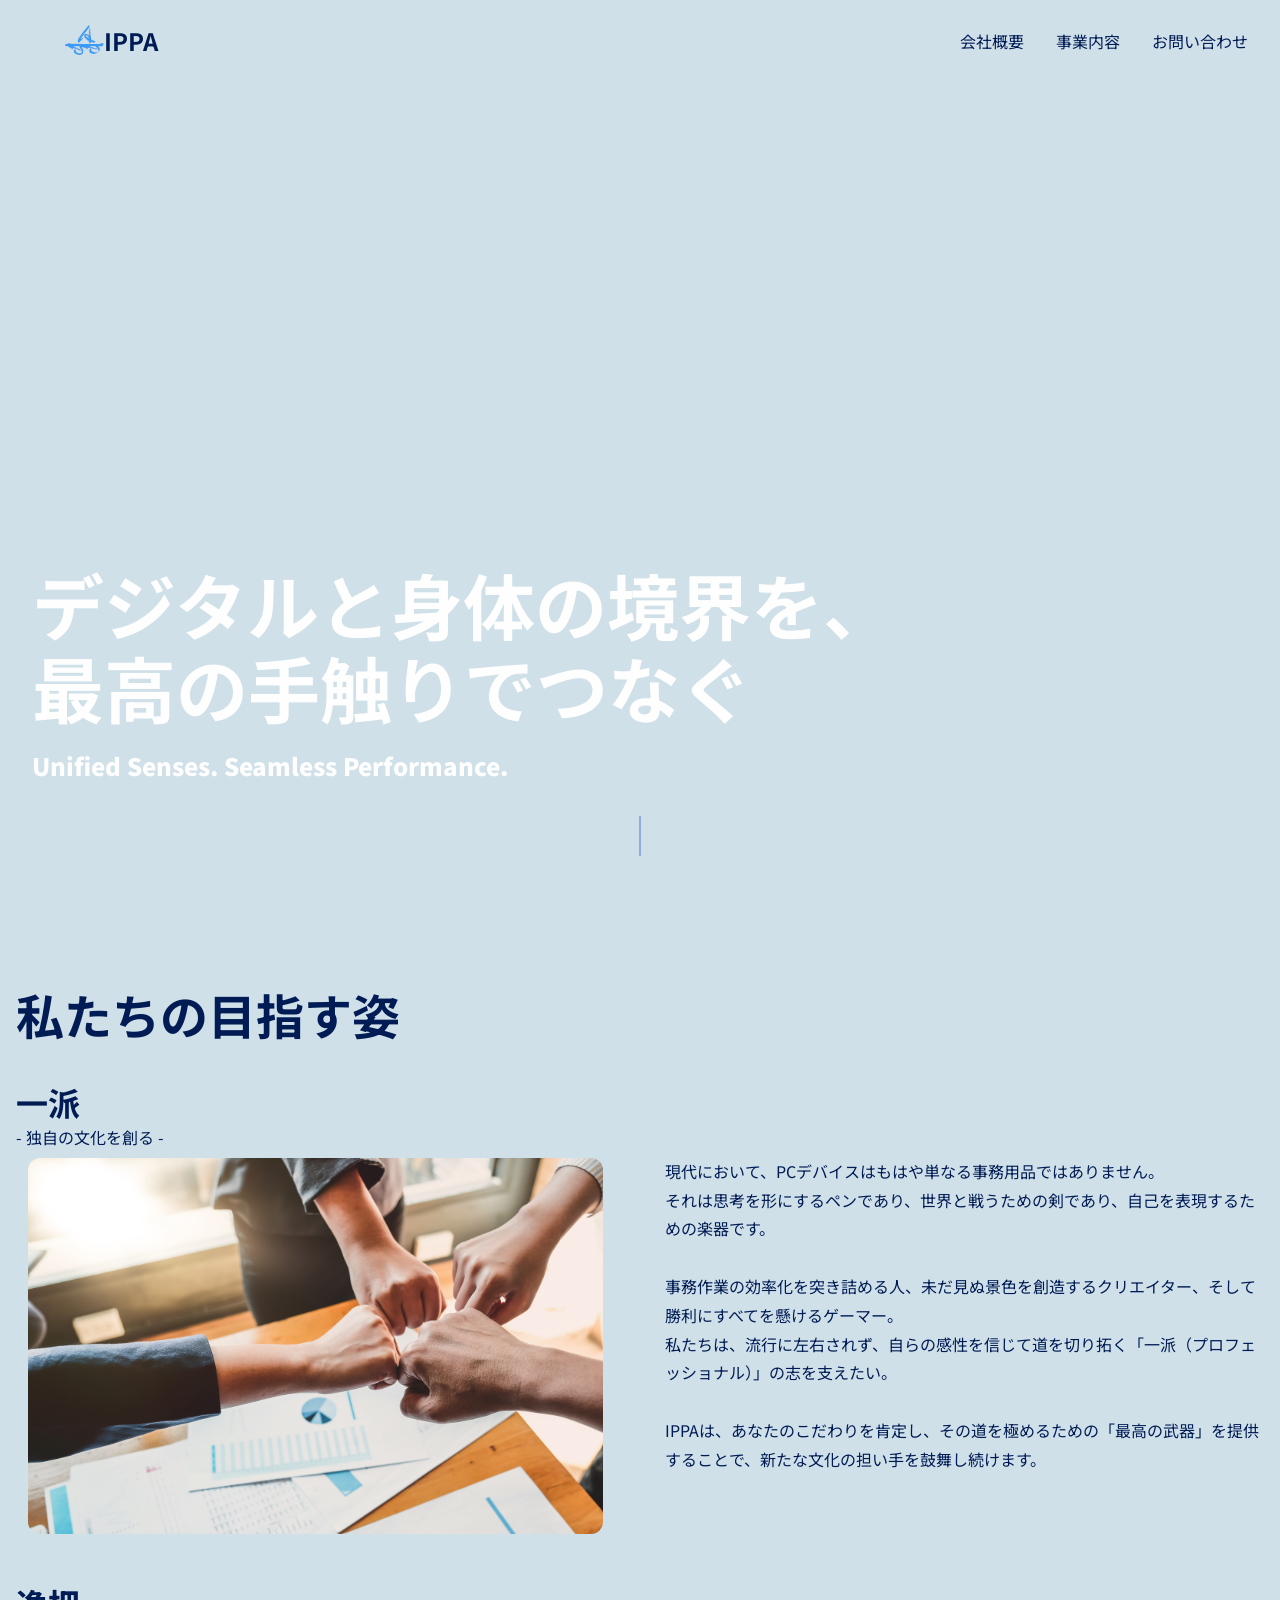
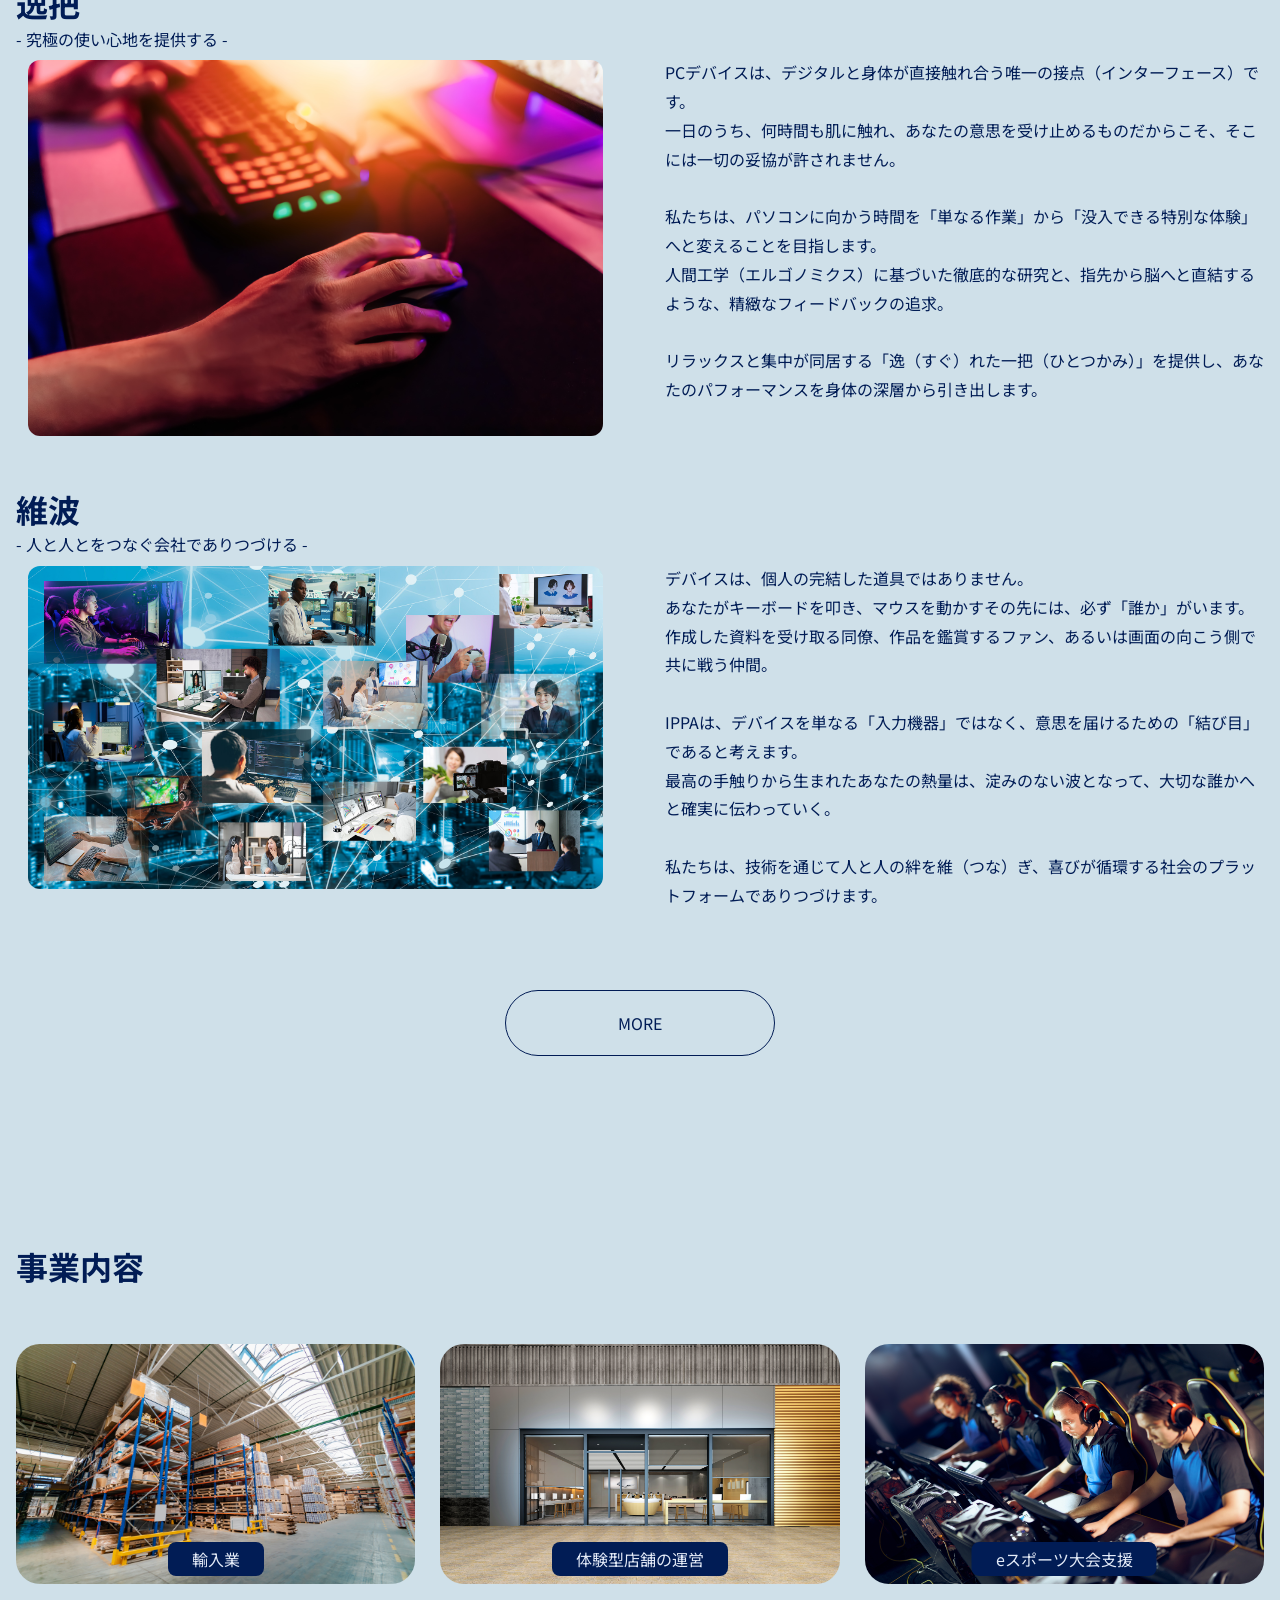
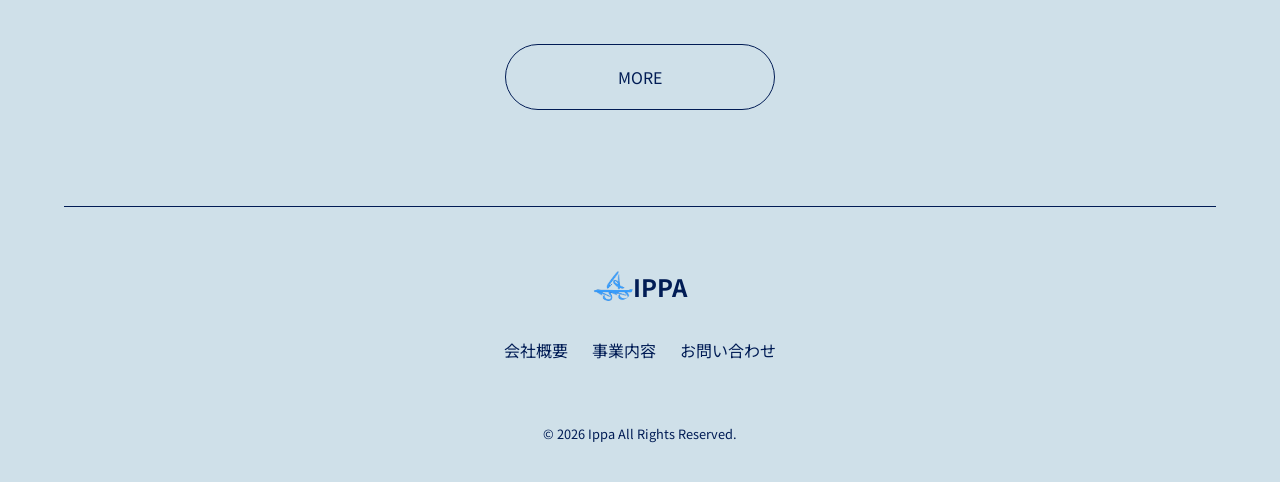
<file: index.html>
<!DOCTYPE html>
<html lang="ja">

<head>
  <meta charset="UTF-8">
  <meta name="viewport" content="width=device-width, initial-scale=1.0">

  <!-- ファビコン -->
  <link rel="icon" href="./img/favicon.ico" sizes="48x48"><!-- 48×48 -->
  <link rel="icon" href="./img/favicon.svg" type="img/svg+xml">
  <link rel="apple-touch-icon" href="./img/apple-touch-icon.png" sizes="180x180"><!-- 180×180 -->
  <link rel="manifest" href="/manifest.webmanifest">

  <!-- リセットCSS -->
  <link rel="stylesheet" href="./css/reset.css">
  <!-- css読み込み -->
  <link rel="stylesheet" href="./css/style.css">
  <link rel="stylesheet" href="./css/responsive.css">

  <!-- google font -->
  <link rel="preconnect" href="https://fonts.googleapis.com">
  <link rel="preconnect" href="https://fonts.gstatic.com" crossorigin>
  <link href="https://fonts.googleapis.com/css2?family=Noto+Sans+JP:wght@100..900&display=swap" rel="stylesheet">


  <title>IPPA</title>

</head>

<body>

  <!-- ローディング画面 -->
  <div id="loading">
    <div class="spinner"></div>
  </div>

  <header>
    <div class="row">
      <div class="col">
        <a href="./index.html" class="logo uppercase">
          <img src="./img/logo.png" alt="ippa">ippa
        </a>
      </div>
    </div>
  </header>

  <div id="menu">
    <nav>
      <div class="inner">
        <ul>
          <li>
            <a href="./company.html">会社概要</a>
          </li>
          <li>
            <a href="./sarvice.html">事業内容</a>
          </li>
          <li>
            <a href="./contact.html">お問い合わせ</a>
          </li>
        </ul>
      </div>
    </nav>

    <div class="toggleBtn">
      <span></span>
      <span></span>
      <span></span>
    </div>

    <div id="mask"></div>
  </div>


  <main>
    <section class="mv">

      <div class="title">
        <h1>デジタルと身体の境界を、<br>
          最高の手触りでつなぐ</h1>
        <p class="capitalize">unified senses. seamless performance.</p>
      </div>
      <div class="videoContainer">
        <video class="mvVideo" muted autoplay loop playsinline>
          <source src="./img/mv.mp4" type="video/mp4" disablepictureinpicture>
        </video>
      </div>

      <!-- ここにスクロールガイド -->
      <div class="scroll">
        <span></span>
      </div>
    </section>


    <section class="section1">
      <div class="container">
        <h2>私たちの目指す姿</h2>
        <div class="row">
          <div class="col">
            <h3>一派</h3>
            <p clas="subTitle">- 独自の文化を創る -</p>
            <img src="./img/afaction.jpeg" alt="一派">
          </div>
          <div class="col">
            <p class="text uppercase">
              現代において、PCデバイスはもはや単なる事務用品ではありません。<br>
              それは思考を形にするペンであり、世界と戦うための剣であり、自己を表現するための楽器です。<br>
              <br>
              事務作業の効率化を突き詰める人、未だ見ぬ景色を創造するクリエイター、そして勝利にすべてを懸けるゲーマー。<br>
              私たちは、流行に左右されず、自らの感性を信じて道を切り拓く「一派（プロフェッショナル）」の志を支えたい。<br>
              <br>
              ippaは、あなたのこだわりを肯定し、その道を極めるための「最高の武器」を提供することで、新たな文化の担い手を鼓舞し続けます。
            </p>
          </div>
        </div>

        <div class="row">
          <div class="col">
            <h3>逸把</h3>
            <p clas="subTtitle">- 究極の使い心地を提供する -</p>
            <img src="./img/feeling.jpeg" alt="逸把">
          </div>
          <div class="col">
            <p class="text">
              PCデバイスは、デジタルと身体が直接触れ合う唯一の接点（インターフェース）です。<br>
              一日のうち、何時間も肌に触れ、あなたの意思を受け止めるものだからこそ、そこには一切の妥協が許されません。<br>
              <br>
              私たちは、パソコンに向かう時間を「単なる作業」から「没入できる特別な体験」へと変えることを目指します。<br>
              人間工学（エルゴノミクス）に基づいた徹底的な研究と、指先から脳へと直結するような、精緻なフィードバックの追求。<br>
              <br>
              リラックスと集中が同居する「逸（すぐ）れた一把（ひとつかみ）」を提供し、あなたのパフォーマンスを身体の深層から引き出します。
            </p>
          </div>
        </div>

        <div class="row">
          <div class="col">
            <h3>維波</h3>
            <p clas="subTitle">- 人と人とをつなぐ会社でありつづける -</p>
            <img src="./img/relationship.jpg" alt="維波">
          </div>
          <div class="col">
            <p class="text">
              デバイスは、個人の完結した道具ではありません。<br>
              あなたがキーボードを叩き、マウスを動かすその先には、必ず「誰か」がいます。<br>
              作成した資料を受け取る同僚、作品を鑑賞するファン、あるいは画面の向こう側で共に戦う仲間。<br>
              <br>
              IPPAは、デバイスを単なる「入力機器」ではなく、意思を届けるための「結び目」であると考えます。<br>
              最高の手触りから生まれたあなたの熱量は、淀みのない波となって、大切な誰かへと確実に伝わっていく。<br>
              <br>
              私たちは、技術を通じて人と人の絆を維（つな）ぎ、喜びが循環する社会のプラットフォームでありつづけます。
            </p>
          </div>
        </div>

        <div class="center">
          <a href="./company.html" class="btn uppercase">more</a>
        </div>
      </div>
    </section>


    <section class="section2">
      <div class="container">
        <h2>事業内容</h2>
        <div class="row">
          <div class="col">
            <img src="./img/import.jpeg" width="100%" height="240px" alt="輸入業">
            <h3>輸入業</h3>
          </div>
          <div class="col">
            <img src="./img/store.jpeg" width="100%" height="240px" alt="体験型店舗の運営">
            <h3>体験型店舗の運営</h3>
          </div>
          <div class="col">
            <img src="./img/e-sports.jpeg" height="240px" width="100%" alt="e-sports">
            <h3>eスポーツ大会支援</h3>
          </div>
        </div>
        <div class="center">
          <a href="./company.html" class="btn uppercase">more</a>
        </div>
      </div>
    </section>
  </main>

  <footer>
    <div class="container">
      <a href="./index.html" class="logo uppercase">
        <img src="./img/logo.png" alt="ippa">ippa
      </a>
      <ul>
        <li>
          <a href="./company.html">会社概要</a>
        </li>
        <li>
          <a href="./sarvice.html">事業内容</a>
        </li>
        <li>
          <a href="./contact.html">お問い合わせ</a>
        </li>
      </ul>
      <small class="capitalize"> &copy; 2026 ippa all rights reserved.</small>
    </div>
  </footer>

  <script src="./js/script.js"></script>
</body>

</html>
</file>
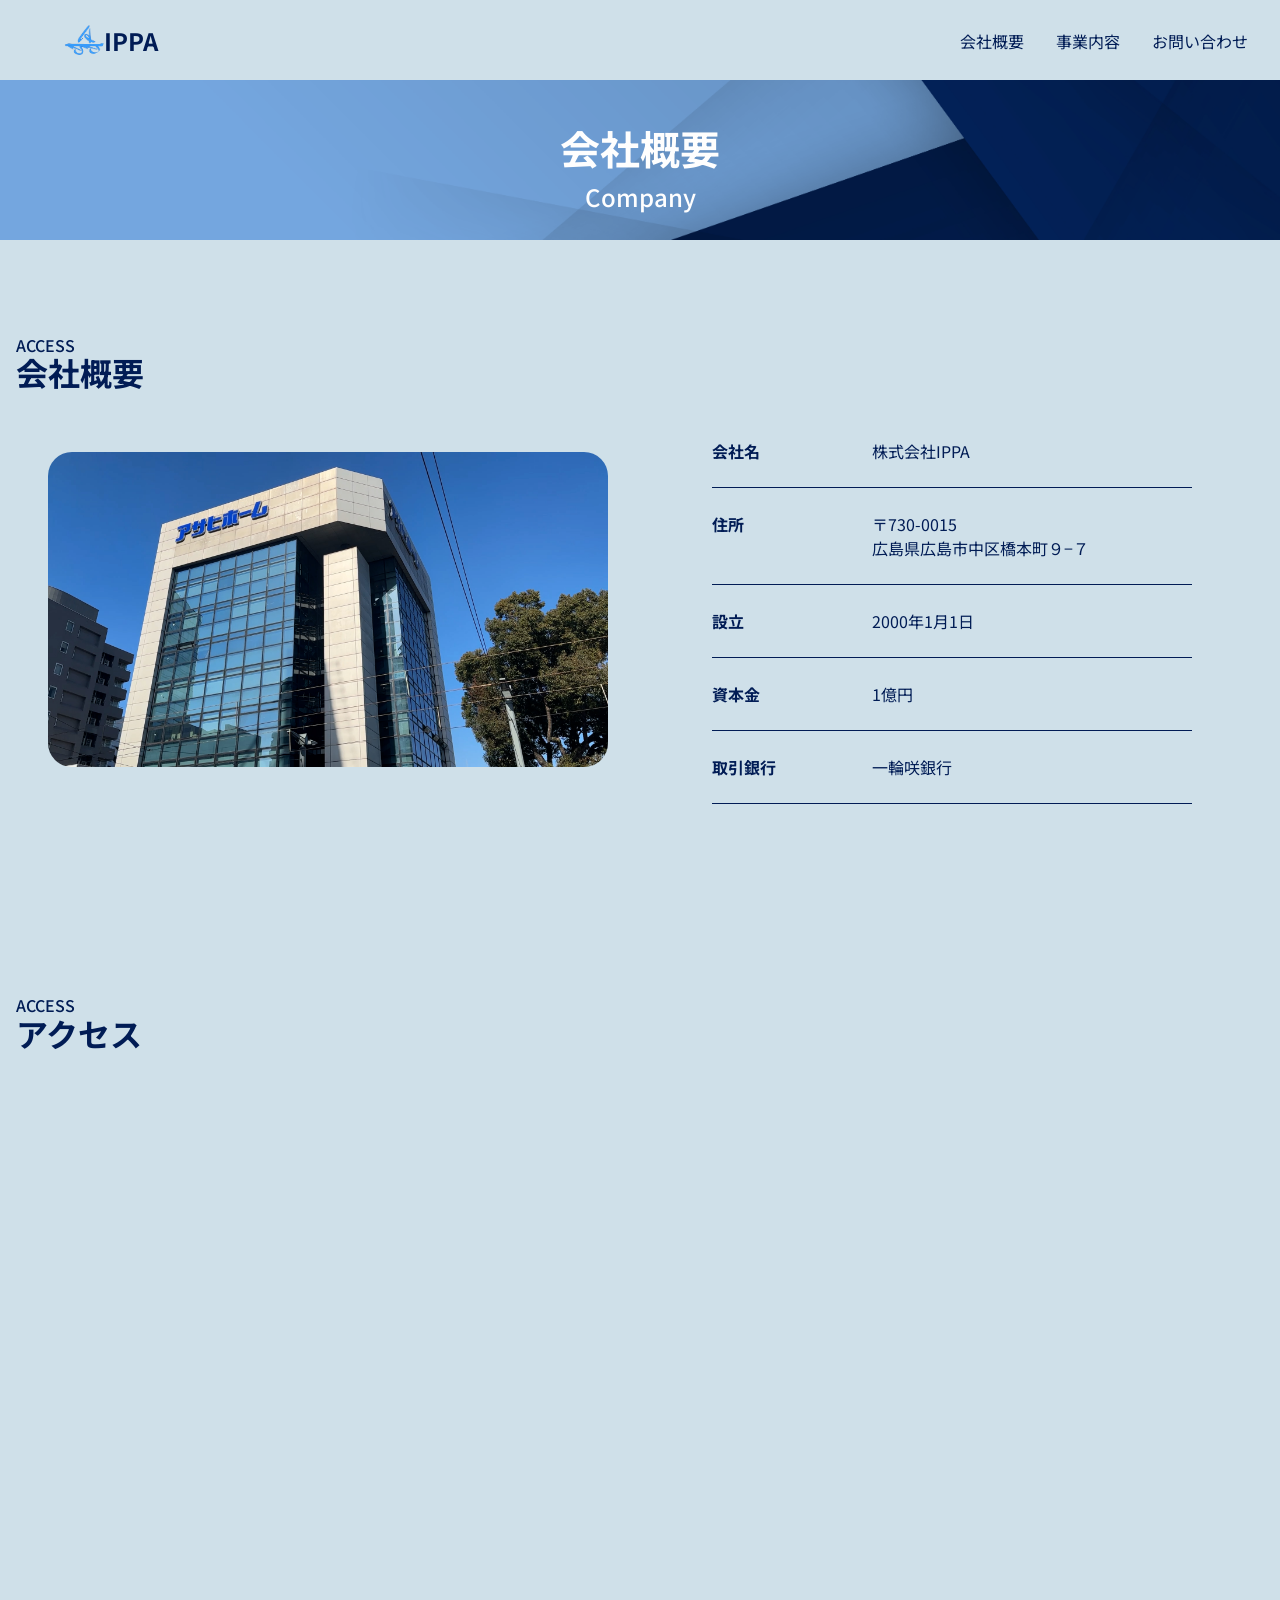
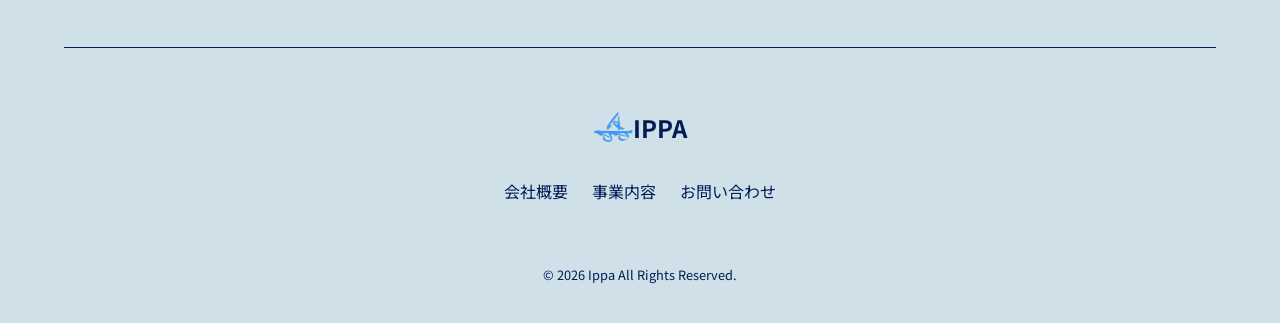
<file: company.html>
<!DOCTYPE html>
<html lang="ja">

<head>
  <meta charset="UTF-8">
  <meta name="viewport" content="width=device-width, initial-scale=1.0">

  <!-- ファビコン -->
  <link rel="icon" href="./img/favicon.ico" sizes="48x48"><!-- 48×48 -->
  <link rel="icon" href="./img/favicon.svg" type="img/svg+xml">
  <link rel="apple-touch-icon" href="./img/apple-touch-icon.png" sizes="180x180"><!-- 180×180 -->
  <link rel="manifest" href="/manifest.webmanifest">

  <!-- リセットCSS -->
  <link rel="stylesheet" href="./css/reset.css">
  <!-- css読み込み -->
  <link rel="stylesheet" href="./css/style.css">
  <link rel="stylesheet" href="./css/responsive.css">

  <!-- google font -->
  <link rel="preconnect" href="https://fonts.googleapis.com">
  <link rel="preconnect" href="https://fonts.gstatic.com" crossorigin>
  <link href="https://fonts.googleapis.com/css2?family=Noto+Sans+JP:wght@100..900&display=swap" rel="stylesheet">


  <title>会社概要 - IPPA</title>

</head>

<body>
  <header>
    <div class="row">
      <div class="col">
        <a href="./index.html" class="logo uppercase">
          <img src="./img/logo.png" alt="ippa">ippa
        </a>
      </div>
    </div>
  </header>

  <div id="menu">
    <nav>
      <div class="inner">
        <ul>
          <li>
            <a href="./company.html">会社概要</a>
          </li>
          <li>
            <a href="./sarvice.html">事業内容</a>
          </li>
          <li>
            <a href="./contact.html">お問い合わせ</a>
          </li>
        </ul>
      </div>
    </nav>

    <div class="toggleBtn">
      <span></span>
      <span></span>
      <span></span>
    </div>

    <div id="mask"></div>
  </div>


  <main>
    <section class="pageMv">
      <div class="container">
        <div class="title">
          <h1>会社概要</h1>
          <p class="capitalize">company</p>
        </div>
      </div>
      <div class="pageHd"></div>
    </section>

    <section class="companySection">
      <div class="container">
        <p class="subTitle uppercase">access</p>
        <h2>会社概要</h2>
        <div class="row">
          <div class="col">
            <img src="./img/company.jpg" width="100%" alt="会社概要">
          </div>
          <div class="col">
            <table class="uppercase">
              <tr>
                <th>会社名</th>
                <td>株式会社ippa</td>
              </tr>
              <tr>
                <th>住所</th>
                <td>〒730-0015<br>
                  広島県広島市中区橋本町９−７</td>
              </tr>
              <tr>
                <th>設立</th>
                <td><time datetime="2000年1月1日">2000年1月1日</time></td>
              </tr>
              <tr>
                <th>資本金</th>
                <td>1億円</td>
              </tr>
              <tr>
                <th>取引銀行</th>
                <td>一輪咲銀行</td>
              </tr>
            </table>
          </div>
        </div>
      </div>
    </section>


    <section class="section2">
      <div class="container">
        <p class="subTitle uppercase">access</p>
        <h2>アクセス</h2>
        <div class="map">
          <iframe
            src="https://www.google.com/maps/embed?pb=!1m18!1m12!1m3!1d6584.632935622979!2d132.4688951!3d34.3933013!2m3!1f0!2f0!3f0!3m2!1i1024!2i768!4f13.1!3m3!1m2!1s0x355aa200e0cd3cef%3A0x66844dd0aa48db45!2z44CSNzMwLTAwMTUg5bqD5bO255yM5bqD5bO25biC5Lit5Yy65qmL5pys55S677yZ4oiS77yX!5e0!3m2!1sja!2sjp!4v1768145593996!5m2!1sja!2sjp"
            width="960px" height="440px" style="border:0;" allowfullscreen="" loading="lazy"
            referrerpolicy="no-referrer-when-downgrade"></iframe>
        </div>
      </div>
    </section>

  </main>

  <footer>
    <div class="container">
      <a href="./index.html" class="logo uppercase">
        <img src="./img/logo.png" alt="ippa">ippa
      </a>
      <ul>
        <li>
          <a href="./company.html">会社概要</a>
        </li>
        <li>
          <a href="./sarvice.html">事業内容</a>
        </li>
        <li>
          <a href="./contact.html">お問い合わせ</a>
        </li>
      </ul>
      <small class="capitalize"> &copy; 2026 ippa all rights reserved.</small>
    </div>
  </footer>

  <script src="./js/script.js"></script>
</body>

</html>
</file>
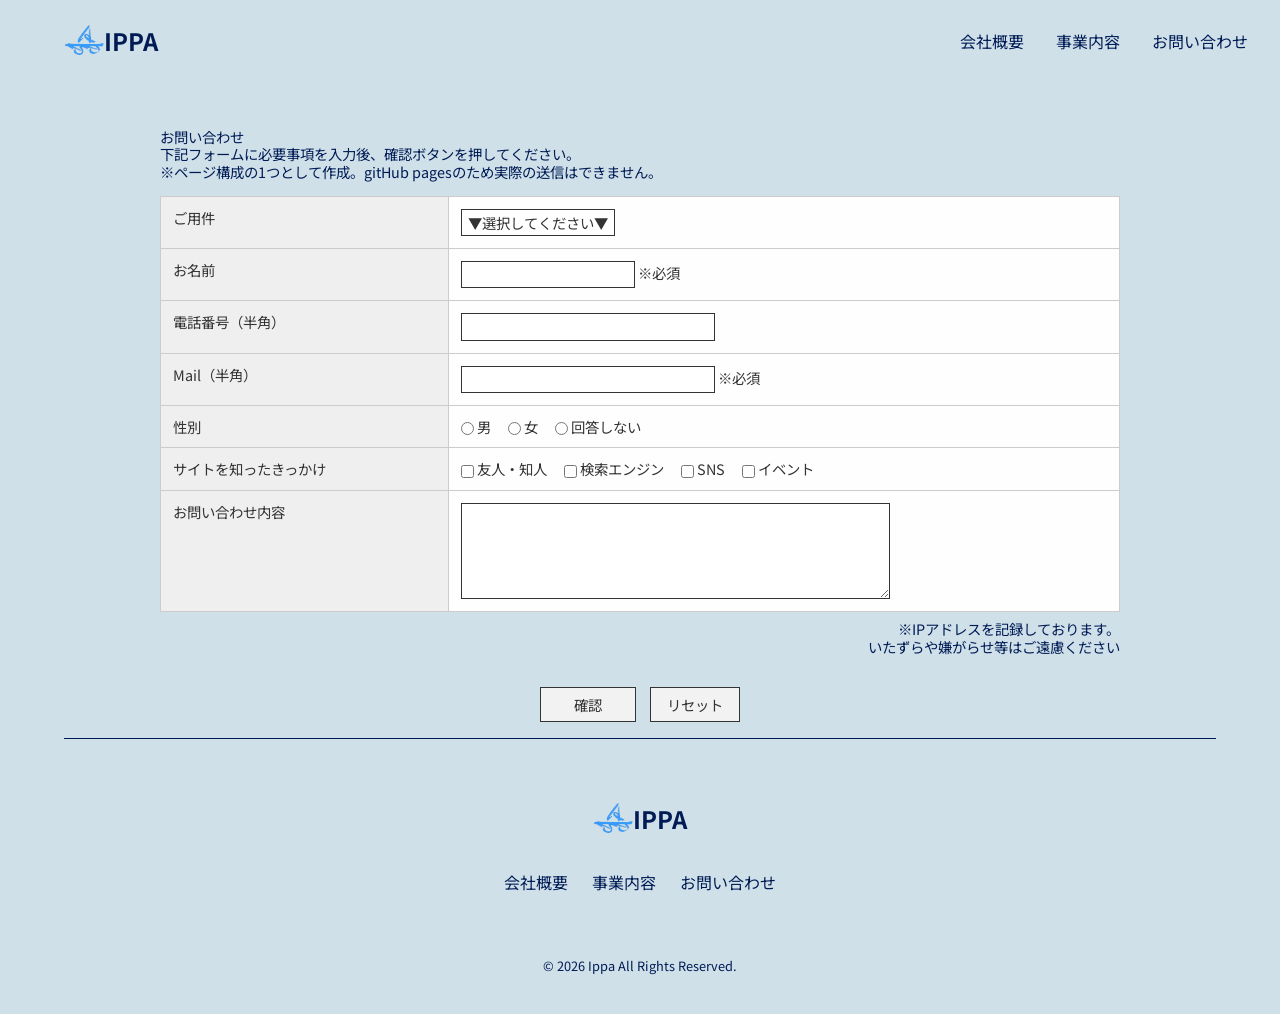
<file: contact.html>
<!DOCTYPE html>
<html lang="ja">

<head>
  <meta charset="UTF-8">
  <meta name="viewport" content="width=device-width, initial-scale=1.0">

  <!-- ファビコン -->
  <link rel="icon" href="./img/favicon.ico" sizes="48x48"><!-- 48×48 -->
  <link rel="icon" href="./img/favicon.svg" type="img/svg+xml">
  <link rel="apple-touch-icon" href="./img/apple-touch-icon.png" sizes="180x180"><!-- 180×180 -->
  <link rel="manifest" href="/manifest.webmanifest">

  <!-- リセットCSS -->
  <link rel="stylesheet" href="./css/reset.css">
  <!-- css読み込み -->
  <link rel="stylesheet" href="./css/style.css">
  <link rel="stylesheet" href="./css/responsive.css">


  <!-- google font -->
  <link rel="preconnect" href="https://fonts.googleapis.com">
  <link rel="preconnect" href="https://fonts.gstatic.com" crossorigin>
  <link href="https://fonts.googleapis.com/css2?family=Noto+Sans+JP:wght@100..900&display=swap" rel="stylesheet">


  <title>お問い合わせ - IPPA</title>

</head>

<body>
  <header>
    <div class="row">
      <div class="col">
        <a href="./index.html" class="logo uppercase">
          <img src="./img/logo.png" alt="ippa">ippa
        </a>
      </div>
    </div>
  </header>

  <div id="menu">
    <nav>
      <div class="inner">
        <ul>
          <li>
            <a href="./company.html">会社概要</a>
          </li>
          <li>
            <a href="./sarvice.html">事業内容</a>
          </li>
          <li>
            <a href="./contact.html">お問い合わせ</a>
          </li>
        </ul>
      </div>
    </nav>

    <div class="toggleBtn">
      <span></span>
      <span></span>
      <span></span>
    </div>

    <div id="mask"></div>
  </div>

  <main>
    <div id="formWrap" class="topics">
      <h3>お問い合わせ</h3>
      <p>下記フォームに必要事項を入力後、確認ボタンを押してください。</p>
      <p>※ページ構成の1つとして作成。gitHub pagesのため実際の送信はできません。</p>
      <form method="post" action="mail.php">
        <table class="formTable capitalize">
          <tr>
            <th>ご用件</th>
            <td><select name="ご用件">
                <option value="">&#x25BC;選択してください&#x25BC;</option>
                <option value="ご質問・お問い合わせ">ご質問・お問い合わせ</option>
                <option value="リンクについて">リンクについて</option>
              </select></td>
          </tr>
          <tr>
            <th>お名前</th>
            <td><input size="20" type="text" name="お名前" /> ※必須</td>
          </tr>
          <tr>
            <th>電話番号（半角）</th>
            <td><input size="30" type="text" name="電話番号" /></td>
          </tr>
          <tr>
            <th>mail（半角）</th>
            <td><input size="30" type="text" name="Email" /> ※必須</td>
          </tr>
          <tr>
            <th>性別</th>
            <td><input type="radio" name="性別" value="男" /> 男　
              <input type="radio" name="性別" value="女" /> 女　
              <input type="radio" name="性別" value="配慮が必要" /> 回答しない
            </td>
          </tr>
          <tr>
            <th>サイトを知ったきっかけ</th>
            <td>
              <input name="サイトを知ったきっかけ[]" type="checkbox" value="友人・知人" /> 友人・知人　
              <input name="サイトを知ったきっかけ[]" type="checkbox" value="検索エンジン" /> 検索エンジン　
              <input name="サイトを知ったきっかけ[]" type="checkbox" value="SNS" /> SNS　
              <input name="サイトを知ったきっかけ[]" type="checkbox" value="イベント" /> イベント
            </td>
          </tr>
          <tr>
            <th>お問い合わせ内容<br /></th>
            <td><textarea name="お問い合わせ内容" cols="50" rows="5"></textarea></td>
          </tr>
        </table>
        <p class="uppercase caution">&#8251;ipアドレスを記録しております。<br>いたずらや嫌がらせ等はご遠慮ください</p>
        <p align="center">
          <input type="submit" value="　 確認 　" />　<input type="reset" value="リセット" />
        </p>
      </form>
    </div>
  </main>

  <footer>
    <div class="container">
      <a href="./index.html" class="logo uppercase">
        <img src="./img/logo.png" alt="ippa">ippa
      </a>
      <ul>
        <li>
          <a href="./company.html">会社概要</a>
        </li>
        <li>
          <a href="./sarvice.html">事業内容</a>
        </li>
        <li>
          <a href="./contact.html">お問い合わせ</a>
        </li>
      </ul>
      <small class="capitalize"> &copy; 2026 ippa all rights reserved.</small>
    </div>
  </footer>

  <script src="./js/script.js"></script>
</body>

</html>
</file>
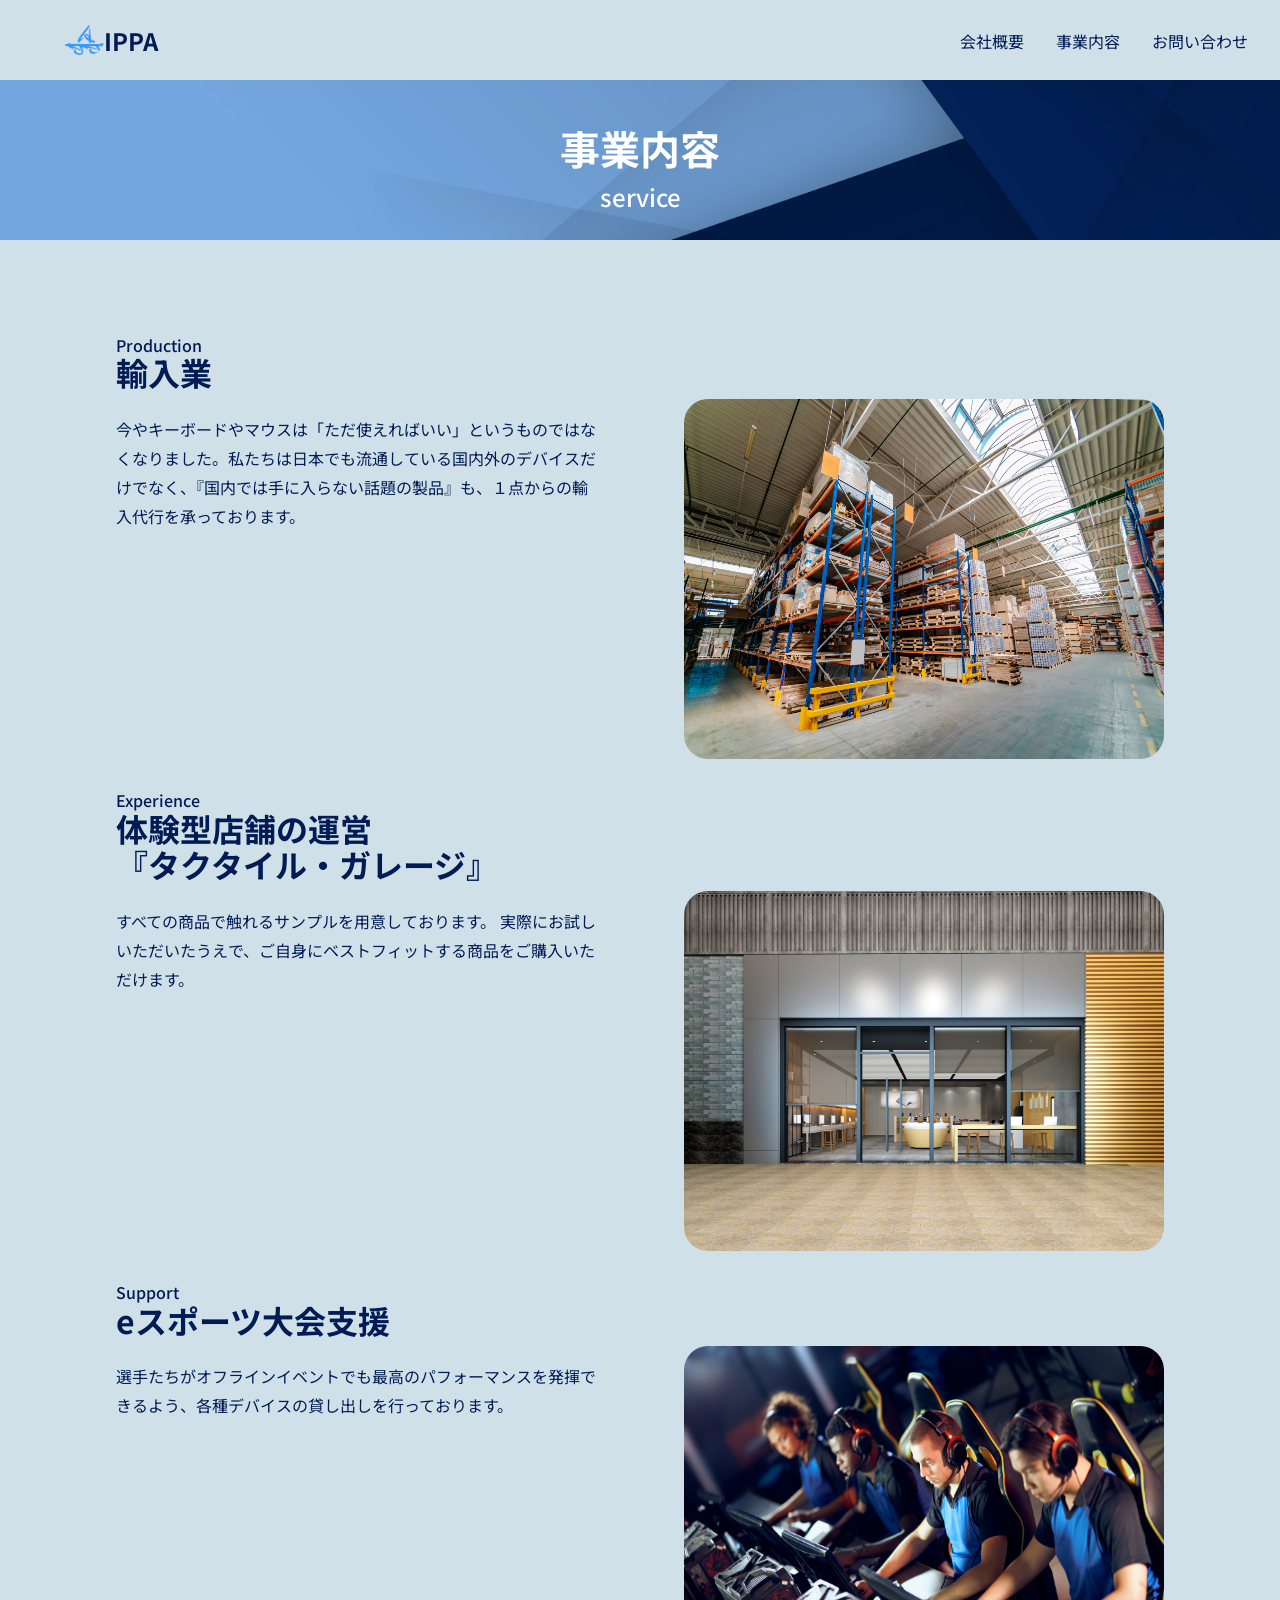
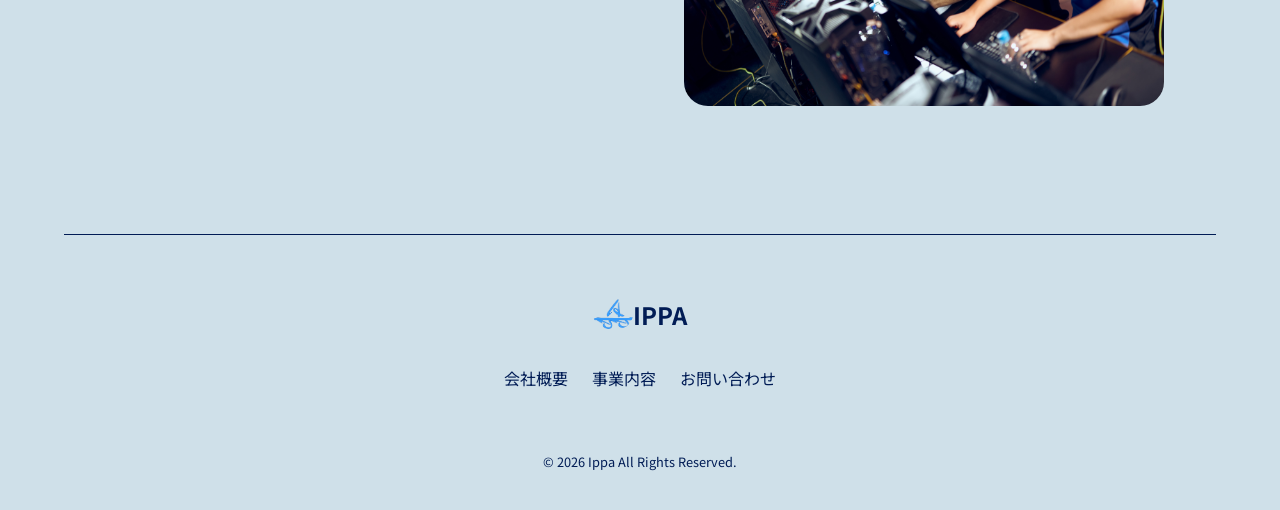
<file: sarvice.html>
<!DOCTYPE html>
<html lang="ja">

<head>
  <meta charset="UTF-8">
  <meta name="viewport" content="width=device-width, initial-scale=1.0">

  <!-- ファビコン -->
  <link rel="icon" href="./img/favicon.ico" sizes="48x48"><!-- 48×48 -->
  <link rel="icon" href="./img/favicon.svg" type="img/svg+xml">
  <link rel="apple-touch-icon" href="./img/apple-touch-icon.png" sizes="180x180"><!-- 180×180 -->
  <link rel="manifest" href="/manifest.webmanifest">

  <!-- リセットCSS -->
  <link rel="stylesheet" href="./css/reset.css">
  <!-- css読み込み -->
  <link rel="stylesheet" href="./css/style.css">
  <link rel="stylesheet" href="./css/responsive.css">


  <!-- google font -->
  <link rel="preconnect" href="https://fonts.googleapis.com">
  <link rel="preconnect" href="https://fonts.gstatic.com" crossorigin>
  <link href="https://fonts.googleapis.com/css2?family=Noto+Sans+JP:wght@100..900&display=swap" rel="stylesheet">


  <title>事業内容 - IPPA</title>

</head>

<body>
  <header>
    <div class="row">
      <div class="col">
        <a href="./index.html" class="logo uppercase">
          <img src="./img/logo.png" alt="ippa">ippa
        </a>
      </div>
    </div>
  </header>

  <div id="menu">
    <nav>
      <div class="inner">
        <ul>
          <li>
            <a href="./company.html">会社概要</a>
          </li>
          <li>
            <a href="./sarvice.html">事業内容</a>
          </li>
          <li>
            <a href="./contact.html">お問い合わせ</a>
          </li>
        </ul>
      </div>
    </nav>

    <div class="toggleBtn">
      <span></span>
      <span></span>
      <span></span>
    </div>

    <div id="mask"></div>
  </div>

  <main>
    <section class="pageMv">
      <div class="container">
        <div class="title">
          <h1>事業内容</h1>
          <p capitalize>service</p>
        </div>
      </div>
      <div class="pageHd"></div>
    </section>

    <section class="serviceSection">
      <div class="container">
        <div class="business">
          <div class="industry">
            <p class="subTitle capitalize">production</p>
            <h2>輸入業</h2>
          </div>
          <div class="content">
            <p class="text">
              今やキーボードやマウスは「ただ使えればいい」というものではなくなりました。私たちは日本でも流通している国内外のデバイスだけでなく、『国内では手に入らない話題の製品』も、１点からの輸入代行を承っております。
            </p>
            <img src="./img/import.jpeg" width="100%" height="400px" alt="輸入業">
          </div>
        </div>

        <div class="business">
          <div class="industry">
            <p class="subTitle capitalize">experience</p>
            <h2>体験型店舗の運営<br>
              『タクタイル・ガレージ』</h2>
          </div>
          <div class="content">
            <p class="text">
              すべての商品で触れるサンプルを用意しております。
              実際にお試しいただいたうえで、ご自身にベストフィットする商品をご購入いただけます。
            </p>
            <img src="./img/store.jpeg" width="100%" height="400px" alt="体験型店舗の運営">
          </div>
        </div>

        <div class="business">
          <div class="industry">
            <p class="subTitle capitalize">support</p>
            <h2>eスポーツ大会支援</h2>
          </div>
          <div class="content">
            <p class="text">
              選手たちがオフラインイベントでも最高のパフォーマンスを発揮できるよう、各種デバイスの貸し出しを行っております。
            </p>
            <img src="./img/e-sports.jpeg" width="100%" height="400px" alt="eスポーツ大会支援">
          </div>
        </div>
      </div>

    </section>
  </main>

  <footer>
    <div class="container">
      <a href="./index.html" class="logo uppercase">
        <img src="./img/logo.png" alt="ippa">ippa
      </a>
      <ul>
        <li>
          <a href="./company.html">会社概要</a>
        </li>
        <li>
          <a href="./sarvice.html">事業内容</a>
        </li>
        <li>
          <a href="./contact.html">お問い合わせ</a>
        </li>
      </ul>
      <small class="capitalize"> &copy; 2026 ippa all rights reserved.</small>
    </div>
  </footer>

  <script src="./js/script.js"></script>
</body>

</html>
</file>
<file: css/style.css>
/* ローディング */
#loading {
  width: 100vw;
  height: 100vh;
  transition: all 1s;
  background-color: #0bd;
}

.spinner {
  width: 100px;
  height: 100px;
  margin: 200px auto;
  background-color: #fff;
  border-radius: 100%;
  animation: sk-scaleout 1s infinite ease-in-out;
}

/* ローディングアニメーション */
@keyframes sk-scaleout {
  0% {
    transform: scale(0);
  }

  100% {
    transform: scale(1);
    opacity: 0;
  }
}

/* ローディング画面 */
#loading {
  width: 100%;
  height: 100%;
  min-height: -webkit-fill-available;
  transition: all 1s;
  background-color: #0bd;
  position: fixed;
  top: 0;
  left: 0;
  z-index: 9999;
}

.loaded {
  opacity: 0;
  visibility: hidden;
}

/* 全体共通 */
body {
  font-family: "Noto Sans JP", sans-serif;
  color: #011c55;
  background-color: #cfe0e9;
}

.capitalize {
  text-transform: capitalize;
}

.uppercase {
  text-transform: uppercase;
}

.logo img {
  width: 40px;
}

.subTitle {
  font-size: 16px;
  font-weight: 500;
  color: #011c55;
}

.container {
  max-width: 1280px;
  margin: 0 auto;
  padding: 16px;
}

/* ヘッダー */
:root {
  --header-h: 80px;
}


header .row {
  display: flex;
  justify-content: space-between;
  align-items: center;
  width: 100%;
  padding: 24px 5%;
  height: var(--header-h);
  position: fixed;
  top: 0;
  left: 50%;
  transform: translateX(-50%);
  background-color: #cfe0e9;
  z-index: 100;
}

header .logo {
  font-size: 24px;
  font-weight: 700;
}

/* menu */
#menu {
  z-index: 1000;
  position: fixed;
  padding: 32px 0;
  top: 0;
  right: 32px;
  white-space: nowrap;
}

#menu .inner ul {
  display: flex;
  gap: 32px;
}

#menu .inner ul li a {
  transition: 0.2s;
}

#menu .inner ul li a:hover {
  transition: 0.2s;
  opacity: 0.6;
}

/* メインビジュアル */

.mv {
  position: relative;
  height: calc(80vh + var(--header-h));
  margin-top: var(--header-h);
  overflow: hidden;
}

.mvVideo {
  position: absolute;
  inset-inline-start: 0;
  width: 100%;
  height: 100%;
  object-fit: cover;
}

.mv .container {
  position: relative;
  height: 100%;
}

.mv .title {
  position: absolute;
  bottom: 100px;
  left: 0;
  z-index: 2;
}

.mv h1 {
  font-size: 72px;
  font-weight: 700;
  color: #fefefe;
  margin: 0 0 24px 32px;
}

.mv p {
  font-size: 24px;
  font-weight: 900;
  color: #fefefe;
  margin-left: 32px;
}

.mv .scroll {
  position: absolute;
  bottom: 24px;
  left: 50%;
  transform: translateX(-50%);
  z-index: 500;
}


@keyframes scrollAnimation {
  0% {
    transform: scaleY(0);
    transform-origin: top;
  }

  50% {
    transform: scaleY(1);
    transform-origin: top;
  }

  50.1% {
    transform: scaleY(1);
    transform-origin: bottom;
  }

  100% {
    transform: scaleY(0);
    transform-origin: bottom;
  }
}


@keyframes fadeAnime {
  from {
    transform: translateY(100px);
    opacity: 0.1;
  }

  to {
    transform: translateY(0px);
    opacity: 1;
  }
}

.fadeUpTrigger {
  opacity: 0;
}

.mv .scroll span {
  display: block;
  width: 2px;
  height: 40px;
  margin: 32px auto 0;
  background: #8fabe7;
  animation: scrollAnimation 1.8s linear infinite;
  z-index: 1000;
}



/* セクション１ */
.section1 {
  color: #011c55;
  padding: 80px 0;
}

.section1 .row {
  display: flex;
  justify-content: space-between;
  margin-bottom: 32px;
}

.section1 .col {
  width: 48%;
}

.section1 h2 {
  font-size: 48px;
  font-weight: 700;
  line-height: 1.6;
  margin-bottom: 24px;
}

.section1 h3 {
  font-size: 32px;
  font-weight: 700;
  line-height: 1.6;
}

.section1 img {
  padding: 12px;
  width: 100%;
  max-height: 400px;
}

.section1 .text {
  font-size: 16px;
  line-height: 1.8;
  padding-top: 80px;
  padding-bottom: 48px;
}

img {
  border-radius: 24px;
}

.btn {
  color: #011c55;
  font-size: 16px;
  border: solid 1px #011c55;
  border-radius: 100px;
  display: inline-block;
  width: 270px;
  line-height: 64px;
  text-align: center;
  transition: 0.2s;
}

.btn:hover {
  color: #18738f;
  border: solid 1px #18738f;
  transition: 0.2s;
}


/* セクション２ */
.section2 {
  color: #e4ebf8;
  padding: 80px 0;
}

.section2 h2 {
  color: #011c55;
}

.section2 h2 {
  font-size: 32px;
  font-weight: 700;
  margin-bottom: 60px;
}

.section2 .map {
  text-align: center;
}

.section2 .row {
  display: flex;
  justify-content: space-between;
  margin-bottom: 60px;
}

.section2 .col {
  width: 32%;
  position: relative;
}

.section2 h3 {
  background-color: #011c55;
  display: inline-block;
  white-space: nowrap;
  position: absolute;
  bottom: 8px;
  left: 50%;
  transform: translateX(-50%);
  padding: 8px 24px;
  border-radius: 8px;
}

.center {
  text-align: center;
}


/* フッター */
footer {
  color: #011c55;
  text-align: center;
  font-size: 16px;
}

footer {
  width: 90%;
  margin: 0 auto;
  max-width: 1280px;
  border-top: solid 1px #011c55;
  padding: 48px 0 24px;
}

footer .logo {
  font-size: 24px;
  font-weight: 700;
  display: inline-block;
  margin-bottom: 40px;
}

footer ul {
  display: flex;
  justify-content: center;
  margin-bottom: 64px;
  white-space: nowrap;
  gap: 24px;
}

footer ul li {
  font-size: 16px;
}

footer ul li a {
  transition: 0.2s;
}

footer ul li a:hover {
  transition: 0.2s;
  opacity: 0.6;
}

/* 下層ページ共通 */
.pageMv {
  background-image: url('../img/pagemv.jpeg');
  background-size: cover;
  background-position: center center;
  position: relative;
}

.pageMv .container {
  position: relative;
  height: 240px;
  top: 48px;
}

.pageMv .title {
  position: absolute;
  top: 50%;
  left: 50%;
  z-index: 2;
  transform: translateX(-50%) translateY(-50%);
  text-align: center;
}

.pageMv h1 {
  font-size: 40px;
  font-weight: 700;
  color: #fefefe;
  margin-bottom: 12px;
}

.pageMv p {
  font-size: 24px;
  font-weight: 500;
  color: #fefefe;
}

.pageMv .pageHd {
  background-color: #74a6df;
  width: 100%;
  height: 100%;
  position: absolute;
  top: 0;
  left: 0;
  z-index: 1;
  mix-blend-mode: multiply;
}

/* 会社概要 */
.companySection {
  color: #011c55;
  padding: 80px 0;
}

.companySection h2 {
  font-size: 32px;
  font-weight: 700;
  margin-bottom: 24px;
}

.companySection .row {
  display: flex;
  justify-content: space-between;
  align-items: center;
}

.companySection .col {
  width: 48%;
  margin: 0 auto;
}

.companySection img {
  border-radius: 24px;
  max-width: 560px;
  display: block;
  margin: 0 auto;
}


.companySection table {
  width: 480px;
  margin: 0 auto;
}

.companySection table tr {
  padding: 24px 0;
  display: block;
  border-bottom: solid 1px #011c55;
  line-height: 1.5;
}

.companySection table tr th {
  width: 160px;
}


/* 事業内容 */
.serviceSection {
  color: #011c55;
  padding: 80px 0;
}

.serviceSection .container {
  max-width: 1080px;
}

.business {
  margin-bottom: 32px;
}

.business h2 {
  font-size: 32px;
  font-weight: 700;
  margin-bottom: 24px;
}


.business .content {
  display: flex;
  justify-content: space-between;
  gap: 32px;
}

.business .text {
  max-width: 480px;
  line-height: 1.8;
}

.business img {
  max-width: 480px;
  max-height: 360px;
  border-radius: 24px;
  margin-top: -16px;
}

/* お問い合わせ */
#formWrap {
  max-width: 960px;
  margin: 128px auto 64px;
  color: #011c55;
  line-height: 120%;
  font-size: 90%;
  margin-bottom: 8px;
}

#formWrap form {
  margin: 16px auto;
}

table.formTable {
  width: 100%;
  margin-bottom: 8px;
  border-collapse: collapse;
  color: #333;
}

input {
  color: #333;
}

table.formTable td,
table.formTable th {
  border: 1px solid #ccc;
  padding: 12px;
}

table.formTable th {
  width: 30%;
  font-weight: normal;
  background: #efefef;
  text-align: left;
}

table.formTable td {
  background: #fefefe;
}

#formWrap .caution {
  text-align: right;
}


input,
textarea,
select {
  border: 1px solid #333;
  background-color: #fff;
  padding: 4px 6px;
  font-size: inherit;
}

input[type="submit"],
input[type="reset"] {
  border: 1px solid #333;
  background-color: #f2f2f2;
  padding: 8px 16px;
  cursor: pointer;
}

input[type="submit"]:hover,
input[type="reset"]:hover {
  background-color: #e0e0e0;
}

.caution {
  margin-bottom: 32px;
}
</file>
<file: css/responsive.css>
@media only screen and (max-width:760px) {

    /* ヘッダー */
    header .row {
        display: block;
    }


    /* ハンバーガーメニュー */
    #menu .inner ul {
        display: block;
    }

    nav {
        display: block;
        position: fixed;
        background-color: #f0f8ff;
        width: 240px;
        top: 0;
        left: -320px;
        bottom: 0;
        transition: all 0.5s;
        z-index: 1000;
        opacity: 0;
    }

    .open nav {
        left: 0;
        opacity: 1;
    }

    nav .inner {
        padding: 24px;
    }

    nav .inner ul {
        list-style: none;
        margin: 0;
        padding: 0;
    }

    nav .inner ul li {
        margin: 0;
        border-bottom: 1px solid #333;
    }

    nav .inner ul li a {
        display: block;
        color: #333;
        font-size: 16px;
        padding: 1em;
        text-decoration: none;
        transition-duration: 0.2s;
    }

    nav .inner ul li a:hover {
        background: #e4e4e4;
    }

    .toggleBtn {
        display: block;
        position: fixed;
        top: 32px;
        right: 32px;
        width: 32px;
        height: 32px;
        z-index: 1000;
        cursor: pointer;
    }

    .toggleBtn span {
        position: absolute;
        display: block;
        left: 0;
        width: 32px;
        height: 2px;
        background-color: #333;
        transition: all 0.5s;
        border-radius: 4px;
    }

    .toggleBtn span:nth-child(1) {
        top: 4px;
    }

    .toggleBtn span:nth-child(2) {
        top: 16px;
    }

    .toggleBtn span:nth-child(3) {
        bottom: 4px;
    }

    .open .toggleBtn span {
        background-color: #f0f8ff;
    }

    .open .toggleBtn span:nth-child(1) {
        transform: translateY(10px) rotate(-315deg);
    }

    .open .toggleBtn span:nth-child(2) {
        opacity: 0;
    }

    .open .toggleBtn span:nth-child(3) {
        transform: translateY(-10px) rotate(315deg);
    }

    #mask {
        display: none;
        transition: all 0.5s;
    }

    .open #mask {
        display: block;
        background: #333;
        width: 100%;
        height: 100%;
        top: 0;
        left: 0;
        position: fixed;
        opacity: 0.8;
        z-index: 500;
        cursor: pointer;
    }


    /* メインビジュアル */
    .mv .title {
        width: 100%;
    }

    .mv h1 {
        font-size: 32px;
        margin: 0 0 12px 16px;
    }

    .mv p {
        font-size: 16px;
        margin-left: 16px;
    }

    .mv .container {
        height: 540px;
        margin-bottom: 0;
    }

    /* セクション1 */
    .section1 .row {
        flex-wrap: wrap;
    }

    .section1 .col {
        width: 100%;
    }

    .section1 h2 {
        font-size: 24px;
    }

    .section1 img {
        max-width: 320px;
        max-height: 240px;
        display: block;
        margin: 0 auto;
    }

    .section1 .text {
        font-size: 16px;
        line-height: 1.6;
        padding-top: 32px;
        padding-bottom: 40px;
    }

    /* セクション2 */
    .section2 .row {
        margin-bottom: 24px;
        flex-wrap: wrap;
    }

    .section2 .col {
        width: 100%;
        margin-bottom: 24px;
    }

    .section2 img {
        max-width: 320px;
        max-height: 240px;
        display: block;
        margin: 0 auto;
    }

    /* 下層ページ共通 */

    .pageMv .container {
        height: 160px;
        top: 40px;
    }

    .pageMv h1 {
        font-size: 24px;
        font-weight: 600;
    }

    .pageMv p {
        font-size: 16px;
        font-weight: 400;
        color: #fefefe;
    }

    /* 会社概要 */
    .companySection .container .row {
        display: block;
    }

    .companySection .col {
        width: 80%;
        margin: 0 auto 32px;
        align-items: center;
    }

    .companySection table tr th {
        width: 90px;
    }

    .companySection img {
        width: 240px;
        display: block;
        margin: 0 auto;
    }

    .map iframe {
        width: 360px;
        height: 480px;
    }

    /* 事業内容 */
    .serviceSection .content {
        align-items: center;
        flex-direction: column-reverse;
    }

    .serviceSection .industry {
        width: 100%;
        margin-bottom: 32px;
        text-align: center;
    }

    .serviceSection img {
        max-width: 320px;
        max-height: 240px;
        border-radius: 24px;
    }

    .serviceSection .text {
        max-width: 400px;
        line-height: 1.8;
        font-size: 0.9em;
        margin: 0 auto 12px;
    }

    #formWrap .caution {
        text-align: center;
    }

}
</file>
